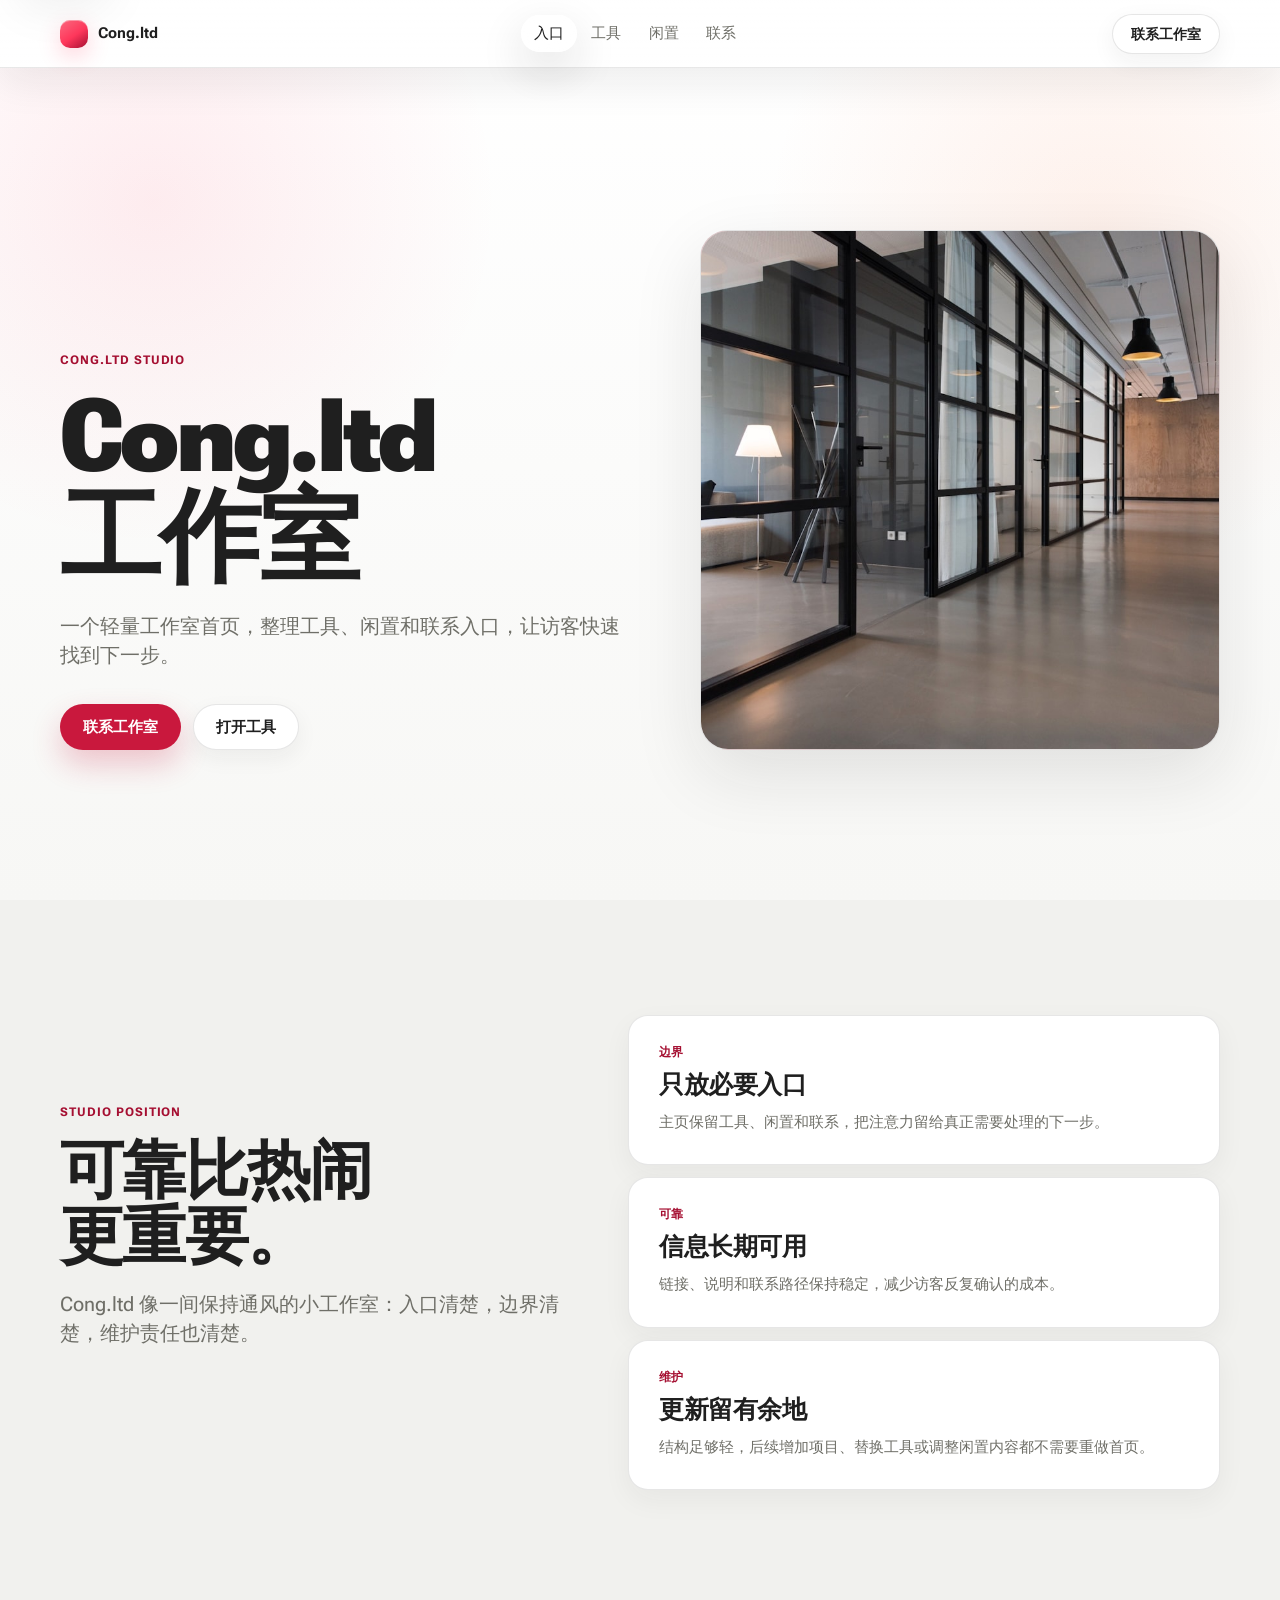
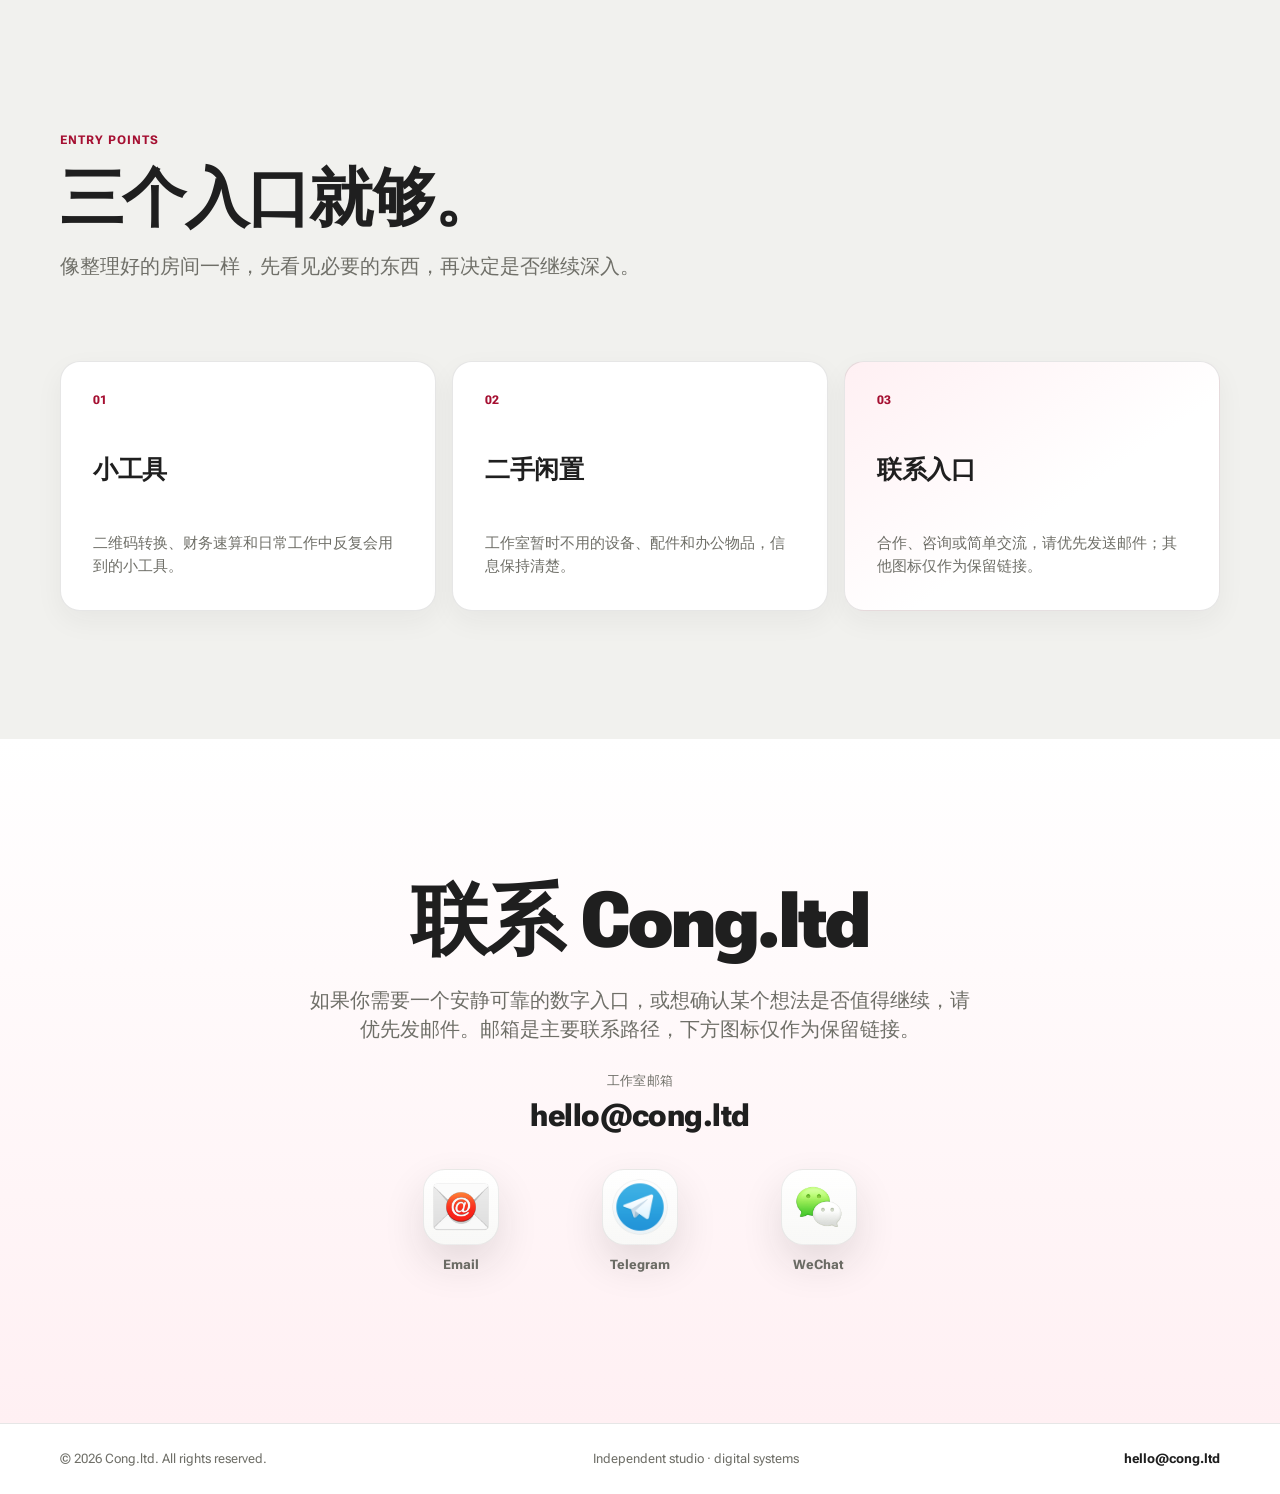
<file: index.html>
<!doctype html>
<html lang="zh-CN">
<head>
  <meta charset="utf-8" />
  <meta name="viewport" content="width=device-width, initial-scale=1" />
  <title>Cong.ltd｜工作室</title>
  <meta name="description" content="Cong.ltd 是一个克制的小型工作室，整理数字系统、长期工具和安静可靠的协作入口。" />
  <link rel="stylesheet" href="assets/css/style.css">
</head>
<body>
  <a class="skip-link" href="#main">跳到正文</a>
  <nav class="nav" aria-label="主导航">
    <div class="nav-inner">
      <a class="brand" href="#top" aria-label="Cong.ltd 首页"><span class="brand-mark" aria-hidden="true"></span><span>Cong.ltd</span></a>
      <div class="nav-links" aria-label="页面导航">
        <a href="#top" aria-current="page">入口</a>
        <a href="tools.html">工具</a>
        <a href="preowned.html">闲置</a>
        <a href="#contact">联系</a>
      </div>
      <a class="nav-cta" href="#contact">联系工作室</a>
      <button class="menu-btn" type="button" aria-label="打开菜单" aria-expanded="false">☰</button>
    </div>
  </nav>
  <div class="mobile-menu" aria-label="移动端菜单">
    <a href="#top">入口</a>
    <a href="tools.html">工具</a>
    <a href="preowned.html">闲置</a>
    <a href="#contact">联系</a>
  </div>

  <main id="main">
    <span class="anchor-target" id="top" aria-hidden="true"></span>
    <section class="hero studio-hero">
      <div class="wrap studio-hero-inner">
        <div class="studio-hero-copy">
          <p class="hero-kicker reveal">Cong.ltd studio</p>
          <h1 class="reveal">Cong.ltd 工作室</h1>
          <p class="hero-subtitle reveal">一个轻量工作室首页，整理工具、闲置和联系入口，让访客快速找到下一步。</p>
          <div class="hero-actions reveal">
            <a class="btn" href="#contact">联系工作室</a>
            <a class="btn secondary" href="tools.html">打开工具</a>
          </div>
        </div>
        <figure class="hero-photo reveal">
          <img src="assets/img/studio-hero.jpg" alt="明亮工作室中的桌面和电脑" width="1200" height="800" fetchpriority="high">
        </figure>
      </div>
    </section>

    <section class="section studio-statement" aria-labelledby="studio-statement-title">
      <div class="wrap split">
        <div class="section-head left reveal">
          <p class="eyebrow">Studio position</p>
          <h2 id="studio-statement-title">可靠比热闹更重要。</h2>
          <p class="lead">Cong.ltd 像一间保持通风的小工作室：入口清楚，边界清楚，维护责任也清楚。</p>
        </div>
        <div class="studio-proof reveal">
          <div>
            <span>边界</span>
            <strong>只放必要入口</strong>
            <p>主页保留工具、闲置和联系，把注意力留给真正需要处理的下一步。</p>
          </div>
          <div>
            <span>可靠</span>
            <strong>信息长期可用</strong>
            <p>链接、说明和联系路径保持稳定，减少访客反复确认的成本。</p>
          </div>
          <div>
            <span>维护</span>
            <strong>更新留有余地</strong>
            <p>结构足够轻，后续增加项目、替换工具或调整闲置内容都不需要重做首页。</p>
          </div>
        </div>
      </div>
    </section>

    <section class="section shelf-section" aria-labelledby="studio-entry-title">
      <div class="wrap">
        <div class="shelf-head">
          <div class="section-head left reveal">
            <p class="eyebrow dark-text">Entry points</p>
            <h2 id="studio-entry-title">三个入口就够。</h2>
            <p class="lead">像整理好的房间一样，先看见必要的东西，再决定是否继续深入。</p>
          </div>
        </div>
        <div class="studio-entry-grid">
          <a class="studio-entry-card reveal" href="tools.html">
            <span>01</span>
            <strong>小工具</strong>
            <p>二维码转换、财务速算和日常工作中反复会用到的小工具。</p>
          </a>
          <a class="studio-entry-card reveal" href="preowned.html">
            <span>02</span>
            <strong>二手闲置</strong>
            <p>工作室暂时不用的设备、配件和办公物品，信息保持清楚。</p>
          </a>
          <a class="studio-entry-card accent reveal" href="#contact">
            <span>03</span>
            <strong>联系入口</strong>
            <p>合作、咨询或简单交流，请优先发送邮件；其他图标仅作为保留链接。</p>
          </a>
        </div>
      </div>
    </section>

    <section class="contact" id="contact">
      <div class="wrap reveal">
        <h2>联系 Cong.ltd</h2>
        <p>如果你需要一个安静可靠的数字入口，或想确认某个想法是否值得继续，请优先发邮件。邮箱是主要联系路径，下方图标仅作为保留链接。</p>
        <div class="contact-detail" aria-label="联系邮箱">
          <span>工作室邮箱</span>
          <a href="mailto:hello@cong.ltd?subject=Cong.ltd%20%E8%81%94%E7%B3%BB">hello@cong.ltd</a>
        </div>
        <div class="contact-icons" aria-label="联系入口">
          <a class="contact-icon-link" aria-label="Email" href="mailto:hello@cong.ltd?subject=Cong.ltd%20%E8%81%94%E7%B3%BB">
            <span class="contact-icon-mark" aria-hidden="true">
              <span class="contact-icon-fallback">@</span>
              <img src="assets/icons/email.png" alt="" width="56" height="56" loading="lazy" decoding="async" onload="this.previousElementSibling.hidden=true" onerror="this.remove()">
            </span>
            <span class="contact-icon-text">Email</span>
          </a>
          <a class="contact-icon-link" aria-label="Telegram" href="https://t.me/JFNemo" target="_blank" rel="noopener noreferrer">
            <span class="contact-icon-mark" aria-hidden="true">
              <span class="contact-icon-fallback">T</span>
              <img src="assets/icons/telegram.png" alt="" width="56" height="56" loading="lazy" decoding="async" onload="this.previousElementSibling.hidden=true" onerror="this.remove()">
            </span>
            <span class="contact-icon-text">Telegram</span>
          </a>
          <a class="contact-icon-link" aria-label="WeChat" href="https://work.weixin.qq.com/ca/cawcdeea6aa4f7439a" target="_blank" rel="noopener noreferrer">
            <span class="contact-icon-mark" aria-hidden="true">
              <span class="contact-icon-fallback">W</span>
              <img src="assets/icons/wechat.png" alt="" width="56" height="56" loading="lazy" decoding="async" onload="this.previousElementSibling.hidden=true" onerror="this.remove()">
            </span>
            <span class="contact-icon-text">WeChat</span>
          </a>
        </div>
      </div>
    </section>
  </main>

  <footer class="footer">
    <div class="footer-inner">
      <span>© <span id="year"></span> Cong.ltd. All rights reserved.</span>
      <span>Independent studio · digital systems</span>
      <a class="footer-mail" href="mailto:hello@cong.ltd?subject=Cong.ltd%20%E8%81%94%E7%B3%BB">hello@cong.ltd</a>
    </div>
  </footer>

  <script src="assets/js/script.js" defer></script>
</body>
</html>
</file>
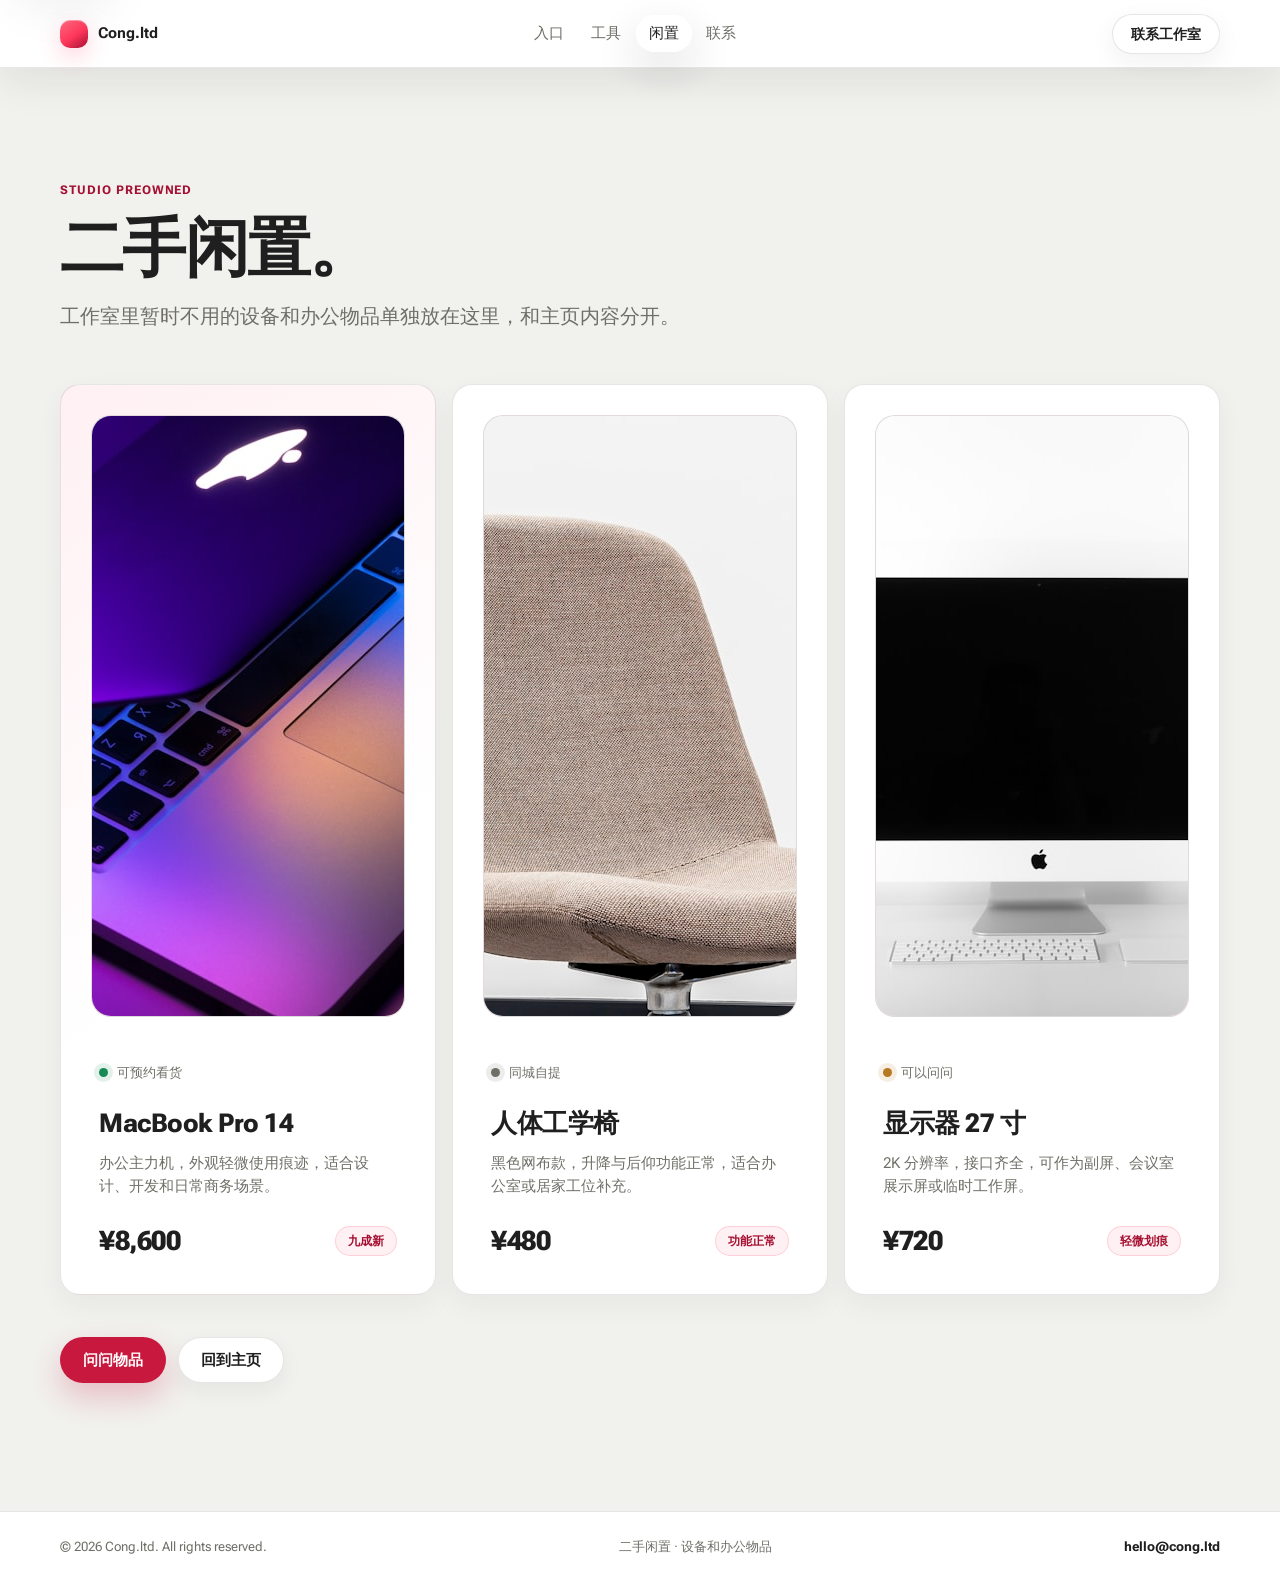
<file: preowned.html>
<!doctype html>
<html lang="zh-CN">
<head>
  <meta charset="utf-8" />
  <meta name="viewport" content="width=device-width, initial-scale=1" />
  <title>二手闲置｜Cong.ltd</title>
  <meta name="description" content="Cong.ltd 工作室的二手闲置页面：设备、办公物品和轻量联系入口。" />
  <link rel="stylesheet" href="assets/css/style.css">
</head>
<body>
  <a class="skip-link" href="#main">跳到正文</a>
  <nav class="nav" aria-label="主导航">
    <div class="nav-inner">
      <a class="brand" href="index.html#top" aria-label="Cong.ltd 首页"><span class="brand-mark" aria-hidden="true"></span><span>Cong.ltd</span></a>
      <div class="nav-links" aria-label="页面导航">
        <a href="index.html#top">入口</a>
        <a href="tools.html">工具</a>
        <a href="preowned.html" aria-current="page">闲置</a>
        <a href="index.html#contact">联系</a>
      </div>
      <a class="nav-cta" href="index.html#contact">联系工作室</a>
      <button class="menu-btn" type="button" aria-label="打开菜单" aria-expanded="false">☰</button>
    </div>
  </nav>
  <div class="mobile-menu" aria-label="移动端菜单">
    <a href="index.html#top">入口</a>
    <a href="tools.html">工具</a>
    <a href="preowned.html">闲置</a>
    <a href="index.html#contact">联系</a>
  </div>

  <main id="main">
    <section class="section shelf-section page-hero">
      <div class="wrap">
        <div class="section-head left reveal">
          <p class="eyebrow dark-text">Studio preowned</p>
          <h1>二手闲置。</h1>
          <p class="lead">工作室里暂时不用的设备和办公物品单独放在这里，和主页内容分开。</p>
        </div>
        <div class="product-grid compact">
          <article class="product-card feature reveal">
            <div class="product-media">
              <img src="assets/img/macbook-pro-14.jpg" alt="银色笔记本电脑放在桌面上" width="900" height="600" loading="lazy" decoding="async" style="display: block; width: 100%; aspect-ratio: 3 / 2; object-fit: cover;">
            </div>
            <div class="product-topline">
              <span class="status-dot available"></span>
              <span>可预约看货</span>
            </div>
            <div>
              <h3>MacBook Pro 14</h3>
              <p>办公主力机，外观轻微使用痕迹，适合设计、开发和日常商务场景。</p>
            </div>
            <div class="product-foot">
              <strong>¥8,600</strong>
              <span class="pill">九成新</span>
            </div>
          </article>
          <article class="product-card reveal">
            <div class="product-media">
              <img src="assets/img/ergonomic-chair.jpg" alt="黑色办公椅" width="900" height="600" loading="lazy" decoding="async" style="display: block; width: 100%; aspect-ratio: 3 / 2; object-fit: cover;">
            </div>
            <div class="product-topline">
              <span class="status-dot"></span>
              <span>同城自提</span>
            </div>
            <div>
              <h3>人体工学椅</h3>
              <p>黑色网布款，升降与后仰功能正常，适合办公室或居家工位补充。</p>
            </div>
            <div class="product-foot">
              <strong>¥480</strong>
              <span class="pill">功能正常</span>
            </div>
          </article>
          <article class="product-card reveal">
            <div class="product-media">
              <img src="assets/img/monitor-27.jpg" alt="桌面上的显示器" width="900" height="600" loading="lazy" decoding="async" style="display: block; width: 100%; aspect-ratio: 3 / 2; object-fit: cover;">
            </div>
            <div class="product-topline">
              <span class="status-dot reserved"></span>
              <span>可以问问</span>
            </div>
            <div>
              <h3>显示器 27 寸</h3>
              <p>2K 分辨率，接口齐全，可作为副屏、会议室展示屏或临时工作屏。</p>
            </div>
            <div class="product-foot">
              <strong>¥720</strong>
              <span class="pill">轻微划痕</span>
            </div>
          </article>
        </div>
        <div class="section-actions reveal preowned-actions">
          <a class="btn" href="mailto:hello@cong.ltd?subject=Cong.ltd%20%E9%97%B2%E7%BD%AE">问问物品</a>
          <a class="btn secondary" href="index.html#contact">回到主页</a>
        </div>
      </div>
    </section>
  </main>

  <footer class="footer">
    <div class="footer-inner">
      <span>© <span id="year"></span> Cong.ltd. All rights reserved.</span>
      <span>二手闲置 · 设备和办公物品</span>
      <a class="footer-mail" href="mailto:hello@cong.ltd?subject=Cong.ltd%20%E8%81%94%E7%B3%BB">hello@cong.ltd</a>
    </div>
  </footer>

  <script src="assets/js/script.js" defer></script>
</body>
</html>
</file>
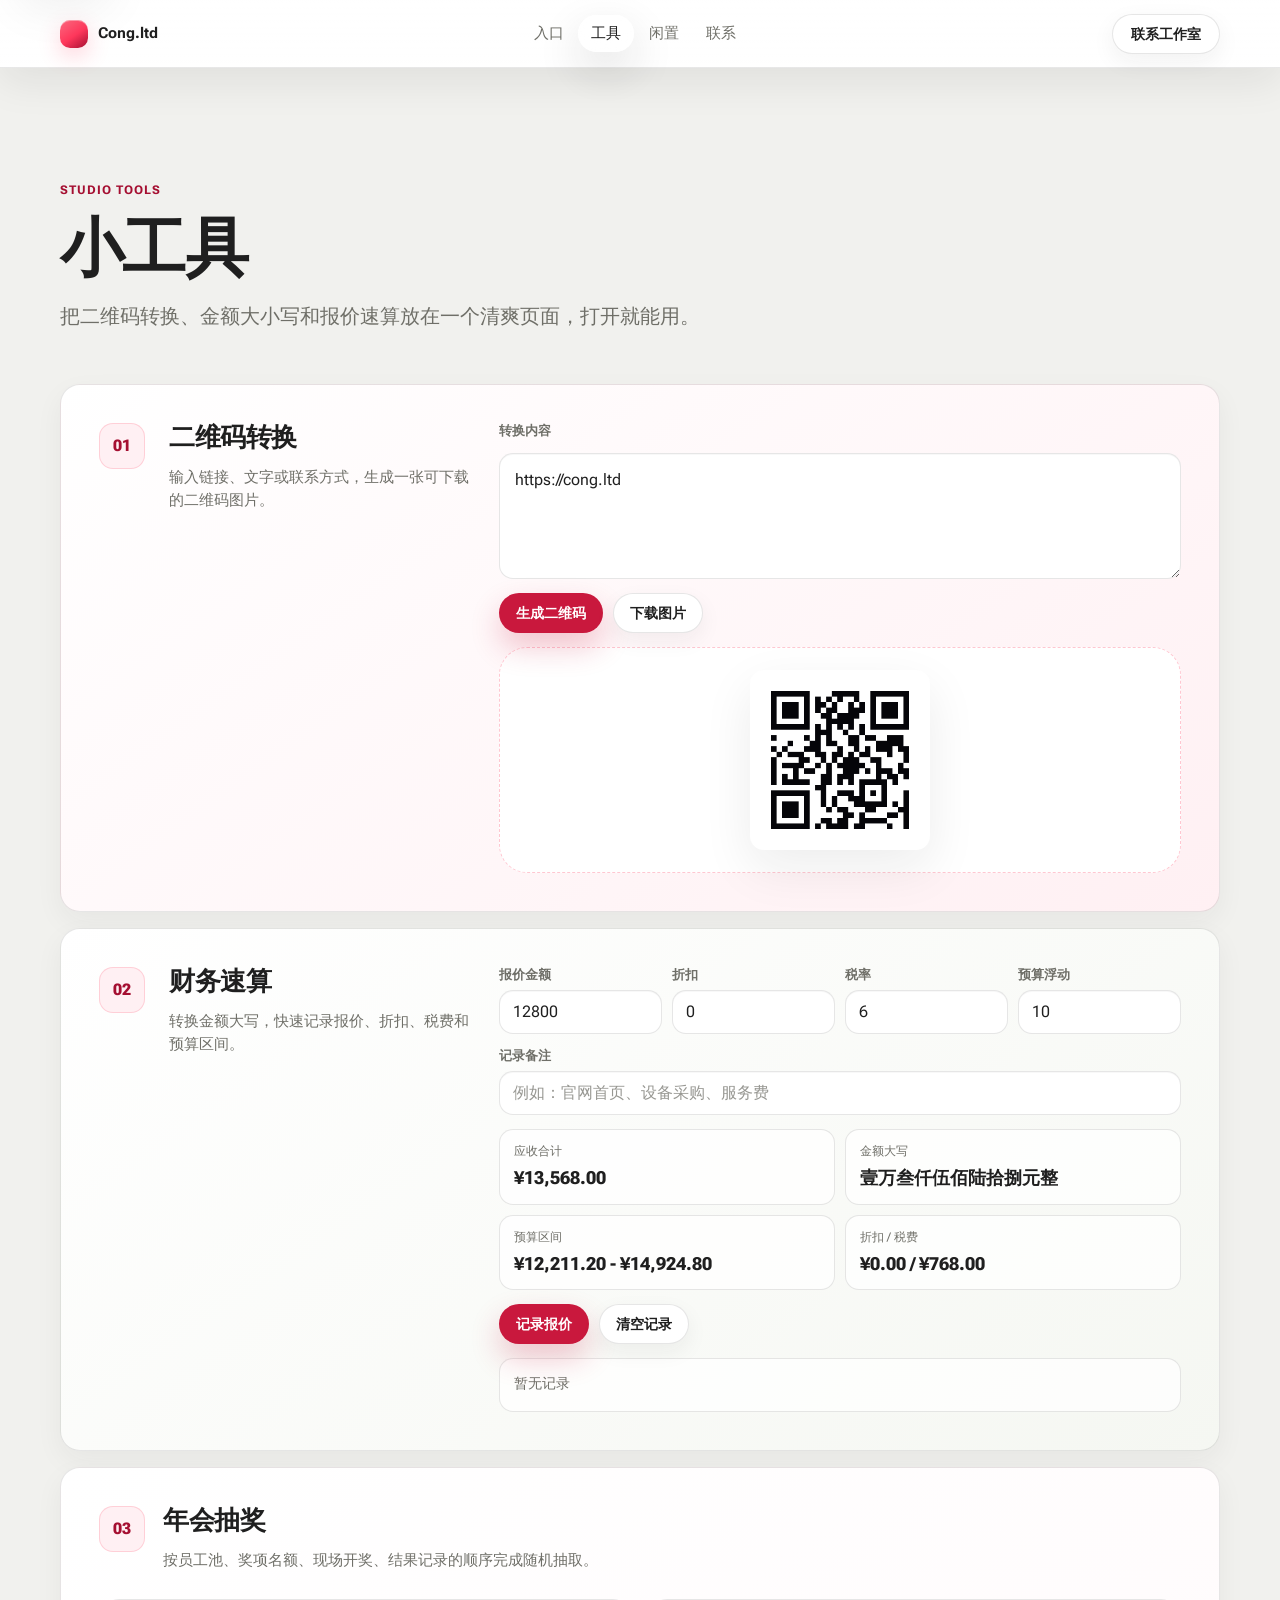
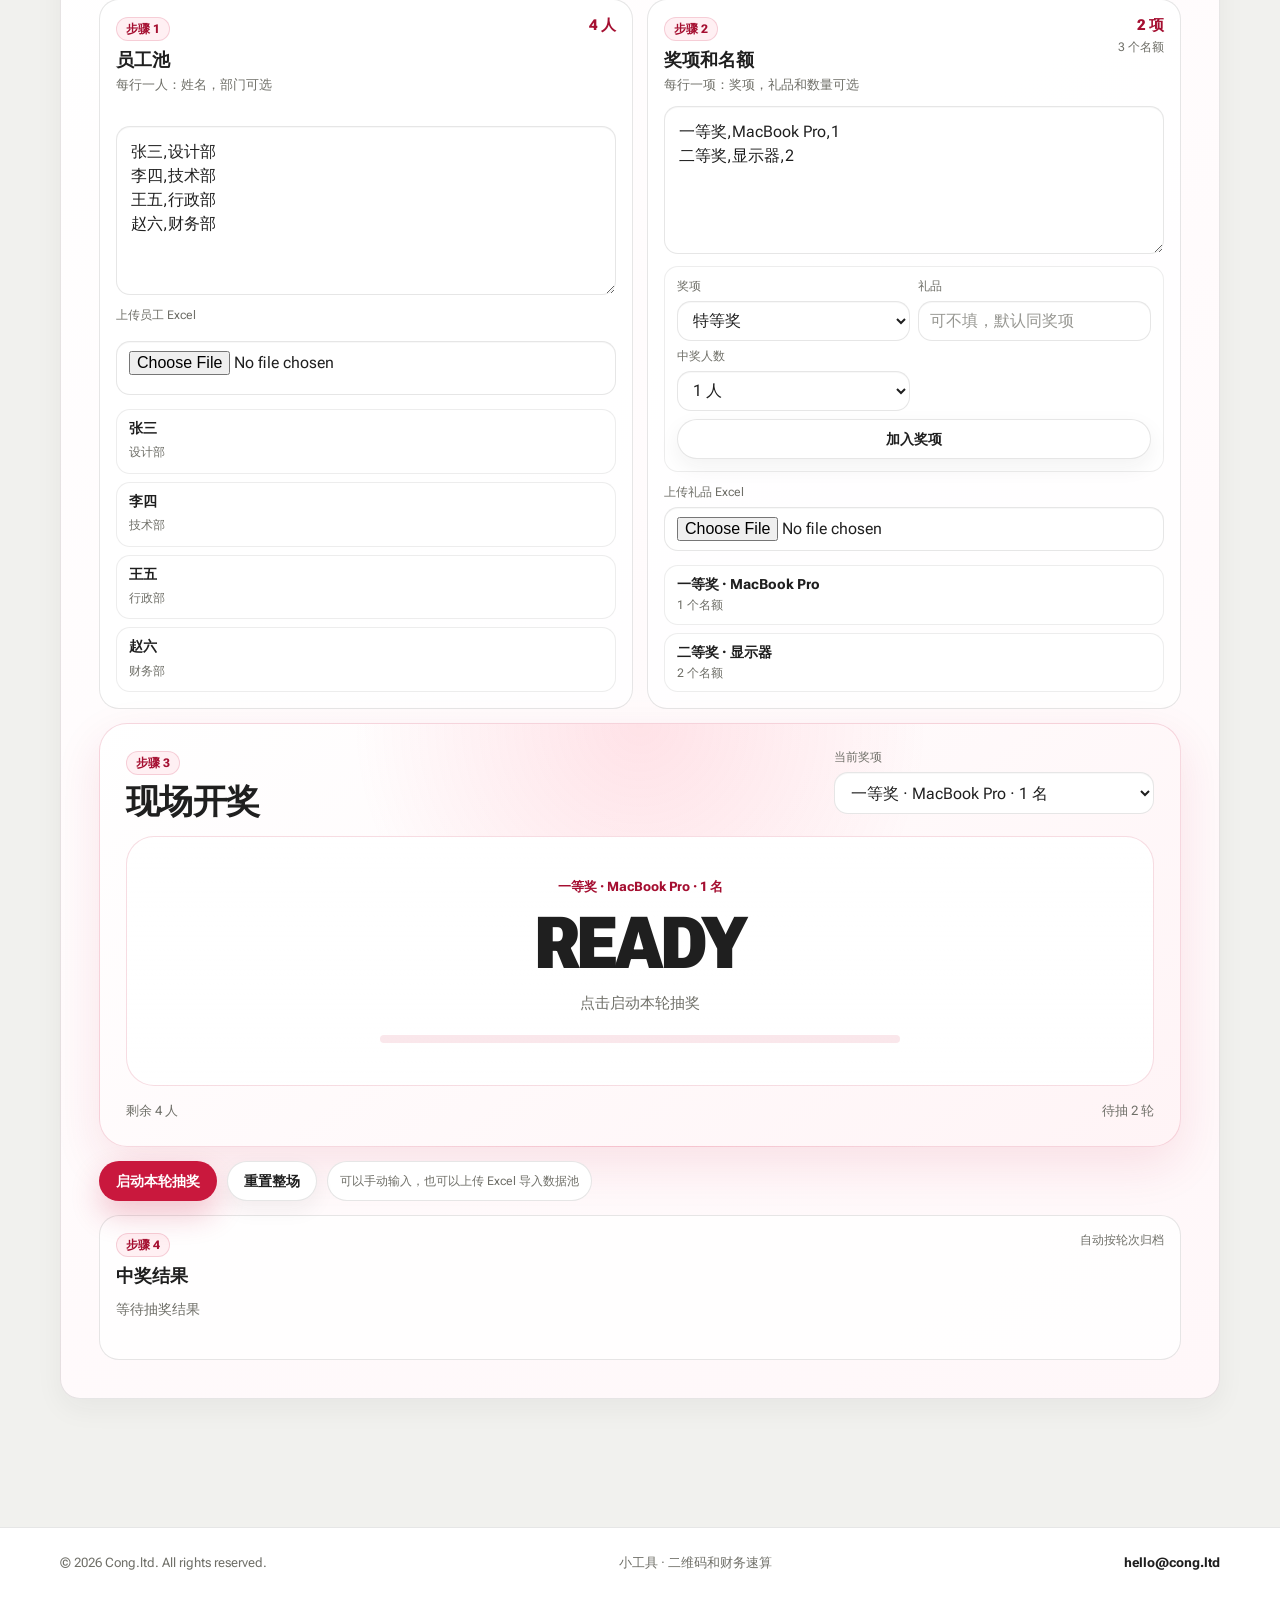
<file: tools.html>
<!doctype html>
<html lang="zh-CN">
<head>
  <meta charset="utf-8" />
  <meta name="viewport" content="width=device-width, initial-scale=1" />
  <title>小工具｜Cong.ltd</title>
  <meta name="description" content="Cong.ltd 工作室的小工具：二维码转换、财务速算、金额大小写转换和报价记录。" />
  <link rel="stylesheet" href="assets/css/style.css">
</head>
<body>
  <a class="skip-link" href="#main">跳到正文</a>
  <nav class="nav" aria-label="主导航">
    <div class="nav-inner">
      <a class="brand" href="index.html#top" aria-label="Cong.ltd 首页"><span class="brand-mark" aria-hidden="true"></span><span>Cong.ltd</span></a>
      <div class="nav-links" aria-label="页面导航">
        <a href="index.html#top">入口</a>
        <a href="tools.html" aria-current="page">工具</a>
        <a href="preowned.html">闲置</a>
        <a href="index.html#contact">联系</a>
      </div>
      <a class="nav-cta" href="index.html#contact">联系工作室</a>
      <button class="menu-btn" type="button" aria-label="打开菜单" aria-expanded="false">☰</button>
    </div>
  </nav>
  <div class="mobile-menu" aria-label="移动端菜单">
    <a href="index.html#top">入口</a>
    <a href="tools.html">工具</a>
    <a href="preowned.html">闲置</a>
    <a href="index.html#contact">联系</a>
  </div>

  <main id="main">
    <section class="section shelf-section page-hero tools-page">
      <div class="wrap">
        <div class="section-head left reveal">
          <p class="eyebrow dark-text">Studio tools</p>
          <h1>小工具</h1>
          <p class="lead">把二维码转换、金额大小写和报价速算放在一个清爽页面，打开就能用。</p>
        </div>
        <div class="tool-grid compact">
          <article class="tool-card qr-tool reveal">
            <div class="tool-index">01</div>
            <div>
              <h3>二维码转换</h3>
              <p>输入链接、文字或联系方式，生成一张可下载的二维码图片。</p>
            </div>
            <div class="qr-app" aria-label="二维码转换工具">
              <label class="qr-label" for="qr-input">转换内容</label>
              <textarea id="qr-input" rows="4" placeholder="粘贴链接、文字、邮箱或其他内容"></textarea>
              <div class="qr-actions">
                <button class="btn" type="button" id="qr-generate">生成二维码</button>
                <a class="btn secondary disabled" id="qr-download" href="#" download="cong-qrcode.png" aria-disabled="true">下载图片</a>
              </div>
              <div class="qr-output" id="qr-output" aria-live="polite">
                <span>等待输入内容</span>
              </div>
            </div>
          </article>
          <article class="tool-card finance-tool reveal">
            <div class="tool-index">02</div>
            <div>
              <h3>财务速算</h3>
              <p>转换金额大写，快速记录报价、折扣、税费和预算区间。</p>
            </div>
            <div class="finance-app" aria-label="财务速算工具">
              <div class="finance-fields">
                <label><span>报价金额</span><input id="finance-base" type="number" min="0" step="0.01" value="12800" inputmode="decimal"></label>
                <label><span>折扣</span><input id="finance-discount" type="number" min="0" max="100" step="0.1" value="0" inputmode="decimal"></label>
                <label><span>税率</span><input id="finance-tax" type="number" min="0" max="100" step="0.1" value="6" inputmode="decimal"></label>
                <label><span>预算浮动</span><input id="finance-range" type="number" min="0" max="100" step="0.1" value="10" inputmode="decimal"></label>
              </div>
              <label class="finance-note"><span>记录备注</span><input id="finance-note" type="text" maxlength="28" placeholder="例如：官网首页、设备采购、服务费"></label>
              <div class="finance-result" aria-live="polite">
                <div><span>应收合计</span><strong id="finance-total">¥0.00</strong></div>
                <div><span>金额大写</span><strong id="finance-uppercase">零元整</strong></div>
                <div><span>预算区间</span><strong id="finance-budget">¥0.00 - ¥0.00</strong></div>
                <div><span>折扣 / 税费</span><strong id="finance-detail">¥0.00 / ¥0.00</strong></div>
              </div>
              <div class="finance-actions">
                <button class="btn" type="button" id="finance-save">记录报价</button>
                <button class="btn secondary" type="button" id="finance-clear">清空记录</button>
              </div>
              <div class="finance-records" id="finance-records" aria-label="报价记录"></div>
            </div>
          </article>
          <article class="tool-card lottery-tool reveal">
            <div class="lottery-card-head">
              <div class="tool-index">03</div>
              <div>
                <h3>年会抽奖</h3>
                <p>按员工池、奖项名额、现场开奖、结果记录的顺序完成随机抽取。</p>
              </div>
            </div>
            <div class="lottery-app" aria-label="年会抽奖工具">
              <div class="lottery-panels">
                <section class="lottery-panel lottery-step" aria-labelledby="lottery-employee-title">
                  <div class="lottery-panel-head">
                    <div>
                      <span class="lottery-step-number">步骤 1</span>
                      <h4 id="lottery-employee-title">员工池</h4>
                      <p>每行一人：姓名，部门可选</p>
                    </div>
                    <strong id="lottery-employee-count">0 人</strong>
                  </div>
                  <textarea id="lottery-employees" rows="5" placeholder="张三&#10;李四,技术部"></textarea>
                  <label class="lottery-file"><span>上传员工 Excel</span><input id="lottery-employee-file" type="file" accept=".xlsx,.xls"></label>
                  <div class="lottery-preview" id="lottery-employee-preview" aria-label="员工池预览"></div>
                </section>
                <section class="lottery-panel lottery-step" aria-labelledby="lottery-prize-title">
                  <div class="lottery-panel-head">
                    <div>
                      <span class="lottery-step-number">步骤 2</span>
                      <h4 id="lottery-prize-title">奖项和名额</h4>
                      <p>每行一项：奖项，礼品和数量可选</p>
                    </div>
                    <div class="lottery-stat-stack">
                      <strong id="lottery-prize-count">0 项</strong>
                      <span id="lottery-prize-total">0 个名额</span>
                    </div>
                  </div>
                  <textarea id="lottery-prizes" rows="5" placeholder="一等奖&#10;二等奖,2&#10;三等奖,按摩椅"></textarea>
                  <div class="lottery-builder" aria-label="快速添加奖项">
                    <label><span>奖项</span><select id="lottery-builder-level">
                      <option value="特等奖">特等奖</option>
                      <option value="一等奖">一等奖</option>
                      <option value="二等奖">二等奖</option>
                      <option value="三等奖">三等奖</option>
                      <option value="幸运奖">幸运奖</option>
                    </select></label>
                    <label><span>礼品</span><input id="lottery-builder-gift" type="text" maxlength="24" placeholder="可不填，默认同奖项"></label>
                    <label><span>中奖人数</span><select id="lottery-builder-quantity"></select></label>
                    <button class="btn secondary" type="button" id="lottery-builder-add">加入奖项</button>
                  </div>
                  <label class="lottery-file"><span>上传礼品 Excel</span><input id="lottery-prize-file" type="file" accept=".xlsx,.xls"></label>
                  <div class="lottery-preview" id="lottery-prize-preview" aria-label="礼品池预览"></div>
                </section>
              </div>
              <section class="lottery-stage lottery-step" aria-labelledby="lottery-stage-title">
                <div class="lottery-stage-top">
                  <div>
                    <span class="lottery-step-number">步骤 3</span>
                    <h4 id="lottery-stage-title">现场开奖</h4>
                  </div>
                  <label class="lottery-round-picker"><span>当前奖项</span><select id="lottery-prize-select"></select></label>
                </div>
                <div class="lottery-drum" aria-live="polite">
                  <span id="lottery-stage-prize">等待奖项</span>
                  <strong id="lottery-stage-name">READY</strong>
                  <em id="lottery-stage-dept">导入数据后开始</em>
                  <div class="lottery-progress" aria-hidden="true"><i id="lottery-progress-bar"></i></div>
                </div>
                <div class="lottery-stage-meta">
                  <span id="lottery-remaining-count">剩余 0 人</span>
                  <span id="lottery-round-count">待抽 0 轮</span>
                </div>
              </section>
              <div class="lottery-actions">
                <button class="btn" type="button" id="lottery-draw">启动本轮抽奖</button>
                <button class="btn secondary" type="button" id="lottery-reset">重置整场</button>
                <span class="lottery-status" id="lottery-status" data-tone="neutral" aria-live="polite"></span>
              </div>
              <section class="lottery-results lottery-step" aria-labelledby="lottery-results-title">
                <div class="lottery-results-head">
                  <div>
                    <span class="lottery-step-number">步骤 4</span>
                    <h4 id="lottery-results-title">中奖结果</h4>
                  </div>
                  <span>自动按轮次归档</span>
                </div>
                <div class="lottery-results-list" id="lottery-results" aria-live="polite" aria-label="抽奖结果"></div>
              </section>
            </div>
          </article>
        </div>
      </div>
    </section>
  </main>

  <footer class="footer">
    <div class="footer-inner">
      <span>© <span id="year"></span> Cong.ltd. All rights reserved.</span>
      <span>小工具 · 二维码和财务速算</span>
      <a class="footer-mail" href="mailto:hello@cong.ltd?subject=Cong.ltd%20%E8%81%94%E7%B3%BB">hello@cong.ltd</a>
    </div>
  </footer>

  <script src="assets/vendor/qrcode.min.js"></script>
  <script src="assets/vendor/xlsx.full.min.js"></script>
  <script src="assets/js/annual-lottery.js" defer></script>
  <script src="assets/js/script.js" defer></script>
</body>
</html>
</file>
<file: assets/css/style.css>
@import url("https://fonts.googleapis.com/css2?family=Roboto+Flex:opsz,wght@8..144,400..800&display=swap");

:root {
  color-scheme: light;
  --bg: #f7f7f5;
  --surface: #ffffff;
  --surface-soft: #f1f1ee;
  --ink: #1f1f1f;
  --muted: #6f6f68;
  --line: rgba(31, 31, 31, .11);
  --accent: #ff385c;
  --accent-primary: #c9183d;
  --accent-dark: #a50f31;
  --accent-soft: #fff0f3;
  --glass-surface: rgba(255, 255, 255, .58);
  --glass-accent: rgba(255, 240, 243, .68);
  --glass-border: rgba(255, 255, 255, .76);
  --glass-shadow: 0 18px 46px rgba(31, 31, 31, .14), inset 0 1px 0 rgba(255, 255, 255, .72);
  --success: #178a57;
  --warning: #b7791f;
  --shadow-soft: 0 18px 50px rgba(31, 31, 31, .08);
  --shadow-card: 0 24px 70px rgba(31, 31, 31, .11);
  --radius-sm: 14px;
  --radius-md: 20px;
  --radius-lg: 28px;
  --radius-pill: 999px;
  --max: 1160px;
  --nav-h: 68px;
  --font-latin: "Roboto Flex", "SF Pro Display", "Segoe UI", system-ui, sans-serif;
  --font-system: var(--font-latin), -apple-system, BlinkMacSystemFont, "SF Pro Text", "PingFang SC", "Hiragino Sans GB", "Microsoft YaHei", sans-serif;
  --tracking-tight: -0.018em;
  --tracking-title: -0.026em;
  --tracking-body: 0;
  --tracking-label: .08em;
  --text-caption: clamp(12px, .78vw, 13px);
  --text-nav: clamp(15px, 1.05vw, 16px);
  --text-small: clamp(14px, .9vw, 15px);
  --text-body: clamp(16px, 1vw, 17px);
  --text-lead: clamp(18px, 1.55vw, 22px);
  --text-card-title: clamp(22px, 2vw, 28px);
  --text-section-title: clamp(38px, 5vw, 66px);
  --text-hero: clamp(52px, 8vw, 108px);
  font-family: var(--font-system);
}

* { box-sizing: border-box; }

html {
  scroll-behavior: smooth;
  background: var(--bg);
}

body {
  margin: 0;
  padding-top: var(--nav-h);
  min-width: 320px;
  background:
    linear-gradient(180deg, rgba(255, 255, 255, .92) 0%, rgba(247, 247, 245, .96) 42%, var(--bg) 100%);
  color: var(--ink);
  font-family: var(--font-system);
  font-size: var(--text-body);
  line-height: 1.5;
  letter-spacing: var(--tracking-body);
  -webkit-font-smoothing: antialiased;
  text-rendering: optimizeLegibility;
}

a {
  color: inherit;
  text-decoration: none;
}

button,
input,
textarea,
select {
  font: inherit;
}

button,
a,
input,
textarea,
select {
  -webkit-tap-highlight-color: transparent;
}

img,
canvas {
  max-width: 100%;
}

main {
  overflow-x: clip;
}

::selection {
  background: rgba(255, 56, 92, .18);
  color: var(--ink);
}

:focus-visible {
  outline: 3px solid rgba(255, 56, 92, .44);
  outline-offset: 3px;
}

.skip-link {
  position: absolute;
  left: 16px;
  top: -56px;
  z-index: 30;
  display: inline-flex;
  align-items: center;
  min-height: 42px;
  padding: 0 16px;
  border-radius: var(--radius-pill);
  background: var(--ink);
  color: var(--surface);
  box-shadow: var(--shadow-soft);
  transition: top .2s ease;
}

.skip-link:focus {
  top: 14px;
}

.nav {
  position: fixed;
  top: 0;
  left: 0;
  right: 0;
  z-index: 20;
  height: var(--nav-h);
  color: var(--ink);
  background:
    linear-gradient(180deg, rgba(255, 255, 255, .9), rgba(255, 255, 255, .68));
  border-bottom: 1px solid rgba(31, 31, 31, .1);
  box-shadow: 0 14px 40px rgba(31, 31, 31, .08);
  backdrop-filter: blur(24px) saturate(170%);
  -webkit-backdrop-filter: blur(24px) saturate(170%);
}

.nav-inner {
  width: min(var(--max), calc(100% - 40px));
  height: 100%;
  margin: 0 auto;
  display: flex;
  align-items: center;
  justify-content: space-between;
  gap: 22px;
}

.brand {
  display: inline-flex;
  align-items: center;
  gap: 10px;
  min-width: max-content;
  font-size: 15px;
  line-height: 1;
  font-weight: 700;
  letter-spacing: var(--tracking-body);
}

.brand-mark {
  width: 28px;
  height: 28px;
  border-radius: 10px;
  background:
    linear-gradient(145deg, #ff6b81 0%, var(--accent) 54%, var(--accent-dark) 100%);
  box-shadow:
    inset 0 1px 0 rgba(255, 255, 255, .38),
    0 8px 22px rgba(255, 56, 92, .22);
}

.nav-links {
  display: flex;
  align-items: center;
  justify-content: center;
  gap: clamp(18px, 2vw, 28px);
  min-width: 0;
  flex: 1 1 auto;
  white-space: nowrap;
  font-size: var(--text-nav);
  line-height: 1;
  color: var(--muted);
}

.nav-links a {
  position: relative;
  margin: 0 -12px;
  padding: 10px 12px;
  border: 1px solid transparent;
  border-radius: var(--radius-pill);
  transition: color .18s ease, background .18s ease, border-color .18s ease, box-shadow .18s ease, transform .18s ease;
}

.nav-links a::after {
  content: "";
  position: absolute;
  left: 0;
  right: 0;
  bottom: 3px;
  height: 2px;
  border-radius: var(--radius-pill);
  background: var(--accent);
  transform: scaleX(0);
  transform-origin: center;
  transition: transform .18s ease;
}

.nav-links a:hover,
.nav-links a:focus-visible,
.nav-links a[aria-current="page"] {
  color: var(--ink);
}

.nav-links a:hover,
.nav-links a:focus-visible,
.nav-links a[aria-current="page"] {
  background: var(--glass-surface);
  border-color: var(--glass-border);
  box-shadow: var(--glass-shadow);
  backdrop-filter: blur(18px) saturate(180%);
  -webkit-backdrop-filter: blur(18px) saturate(180%);
}

.nav-links a:hover::after,
.nav-links a:focus-visible::after,
.nav-links a[aria-current="page"]::after {
  transform: scaleX(0);
}

.nav-cta {
  display: inline-flex;
  align-items: center;
  justify-content: center;
  min-height: 40px;
  padding: 0 18px;
  border: 1px solid var(--line);
  border-radius: var(--radius-pill);
  background: var(--surface);
  color: var(--ink);
  font-size: var(--text-small);
  line-height: 1;
  font-weight: 700;
  white-space: nowrap;
  box-shadow: 0 8px 24px rgba(31, 31, 31, .06);
  transition: transform .18s ease, border-color .18s ease, box-shadow .18s ease;
}

.nav-cta:hover {
  border-color: rgba(31, 31, 31, .2);
  box-shadow: var(--shadow-soft);
  transform: translateY(-1px);
}

.nav-cta:active {
  transform: translateY(0);
}

.menu-btn {
  display: none;
  align-items: center;
  justify-content: center;
  width: 42px;
  height: 42px;
  border: 1px solid var(--line);
  border-radius: var(--radius-pill);
  background: var(--surface);
  color: var(--ink);
  cursor: pointer;
  box-shadow: 0 8px 22px rgba(31, 31, 31, .06);
}

.mobile-menu {
  display: none;
}

.wrap {
  width: min(var(--max), calc(100% - 40px));
  margin: 0 auto;
}

.anchor-target {
  position: relative;
  top: calc(var(--nav-h) * -1);
  display: block;
  width: 0;
  height: 0;
  overflow: hidden;
}

.hero,
.studio-hero {
  position: relative;
  isolation: isolate;
  display: grid;
  align-items: center;
  min-height: calc(100dvh - var(--nav-h));
  padding: clamp(70px, 8vw, 116px) 0 clamp(56px, 7vw, 94px);
  background:
    linear-gradient(180deg, rgba(255, 255, 255, .96), rgba(247, 247, 245, .92)),
    var(--bg);
  color: var(--ink);
}

.hero::before,
.studio-hero::before {
  content: "";
  position: absolute;
  inset: 0;
  z-index: -1;
  pointer-events: none;
  background:
    radial-gradient(circle at 12% 16%, rgba(255, 56, 92, .09), transparent 26%),
    radial-gradient(circle at 86% 20%, rgba(255, 160, 122, .14), transparent 26%);
}

.studio-hero-inner {
  display: grid;
  grid-template-columns: minmax(0, 1.04fr) minmax(320px, .96fr);
  gap: clamp(34px, 6vw, 88px);
  align-items: end;
}

.studio-hero-copy {
  max-width: 780px;
}

.hero-kicker,
.eyebrow {
  margin: 0 0 18px;
  color: var(--accent-dark);
  font-size: var(--text-caption);
  line-height: 1.25;
  font-weight: 800;
  letter-spacing: var(--tracking-label);
  text-transform: uppercase;
}

.hero h1,
.studio-hero h1 {
  max-width: 980px;
  margin: 0;
  color: var(--ink);
  font-size: var(--text-hero);
  line-height: .98;
  letter-spacing: var(--tracking-title);
  font-weight: 780;
  text-wrap: balance;
}

.hero-subtitle {
  max-width: 700px;
  margin: 26px 0 0;
  color: var(--muted);
  font-size: var(--text-lead);
  line-height: 1.45;
  font-weight: 450;
  text-wrap: pretty;
}

.hero-actions,
.section-actions {
  display: flex;
  align-items: center;
  flex-wrap: wrap;
  gap: 12px;
  margin-top: 34px;
}

.hero-photo {
  margin: 0;
  height: clamp(300px, 42vw, 520px);
  border: 1px solid var(--line);
  border-radius: var(--radius-lg);
  background:
    linear-gradient(135deg, rgba(255, 56, 92, .12), rgba(255, 255, 255, .82) 42%),
    var(--surface-soft);
  box-shadow: var(--shadow-card);
  overflow: hidden;
}

.hero-photo img {
  width: 100%;
  height: 100%;
  object-fit: cover;
  display: block;
}

.btn {
  position: relative;
  overflow: hidden;
  display: inline-flex;
  align-items: center;
  justify-content: center;
  min-height: 46px;
  padding: 0 22px;
  border: 1px solid transparent;
  border-radius: var(--radius-pill);
  background: var(--accent-primary);
  color: #ffffff;
  font-size: 15px;
  line-height: 1;
  font-weight: 800;
  letter-spacing: var(--tracking-body);
  white-space: nowrap;
  cursor: pointer;
  box-shadow: 0 14px 30px rgba(201, 24, 61, .24);
  transition: transform .18s ease, color .18s ease, background .18s ease, border-color .18s ease, box-shadow .18s ease;
}

.btn:hover {
  background: var(--accent-dark);
  box-shadow: 0 18px 42px rgba(201, 24, 61, .28);
  transform: translateY(-1px);
}

.btn:active {
  transform: translateY(1px);
  background: var(--glass-accent);
  color: var(--ink);
  border-color: var(--glass-border);
  box-shadow: var(--glass-shadow);
  backdrop-filter: blur(18px) saturate(180%);
  -webkit-backdrop-filter: blur(18px) saturate(180%);
}

.btn.secondary,
.btn.dark,
.btn.ghost {
  background: var(--surface);
  color: var(--ink);
  border-color: var(--line);
  box-shadow: 0 8px 22px rgba(31, 31, 31, .06);
}

.btn.secondary:hover,
.btn.dark:hover,
.btn.ghost:hover {
  background: var(--surface-soft);
  color: var(--ink);
  border-color: rgba(31, 31, 31, .2);
  box-shadow: var(--shadow-soft);
}

.btn.disabled,
.qr-actions .disabled {
  opacity: .5;
  pointer-events: none;
}

.glass-press {
  background: var(--glass-surface);
  border-color: var(--glass-border);
  box-shadow: var(--glass-shadow);
  backdrop-filter: blur(18px) saturate(180%);
  -webkit-backdrop-filter: blur(18px) saturate(180%);
  transform: translateY(-1px) scale(.992);
}

.btn.glass-press,
.nav-cta.glass-press,
.menu-btn.glass-press {
  background: var(--glass-accent);
  color: var(--ink);
  border-color: var(--glass-border);
  box-shadow: var(--glass-shadow);
}

.tool-card.glass-press,
.product-card.glass-press,
.card.glass-press,
.case-card.glass-press,
.studio-entry-card.glass-press {
  background:
    linear-gradient(145deg, rgba(255, 255, 255, .74), rgba(255, 240, 243, .56));
}

.studio-signal {
  overflow: hidden;
  border: 1px solid var(--line);
  border-radius: var(--radius-lg);
  background: rgba(255, 255, 255, .86);
  box-shadow: var(--shadow-card);
  backdrop-filter: blur(12px);
  -webkit-backdrop-filter: blur(12px);
}

.signal-line {
  display: grid;
  grid-template-columns: 48px minmax(120px, .82fr) minmax(0, 1fr);
  gap: 18px;
  align-items: baseline;
  padding: clamp(20px, 2.7vw, 30px);
  border-bottom: 1px solid var(--line);
}

.signal-line:last-child {
  border-bottom: 0;
}

.signal-line span,
.studio-proof span,
.studio-entry-card span {
  color: var(--accent-dark);
  font-size: 12px;
  line-height: 1;
  font-weight: 800;
  font-variant-numeric: tabular-nums;
}

.signal-line strong,
.studio-proof strong,
.studio-entry-card strong {
  display: block;
  color: var(--ink);
  font-size: clamp(19px, 2vw, 25px);
  line-height: 1.16;
  letter-spacing: var(--tracking-tight);
  font-weight: 760;
}

.signal-line p,
.studio-proof p,
.studio-entry-card p {
  margin: 0;
  color: var(--muted);
  font-size: 15px;
  line-height: 1.55;
  text-wrap: pretty;
}

.section {
  position: relative;
  padding: clamp(72px, 9vw, 116px) 0 clamp(78px, 10vw, 128px);
  background: var(--bg);
  color: var(--ink);
}

.section.white {
  background: var(--surface);
}

.section.soft,
.section.dark,
.shelf-section,
.studio-statement {
  background: var(--surface-soft);
  color: var(--ink);
}

.section-head {
  max-width: 780px;
  margin: 0 auto 52px;
  text-align: center;
}

.section-head.left {
  margin-left: 0;
  margin-right: 0;
  text-align: left;
}

.section h2,
.page-hero h1 {
  margin: 0;
  color: var(--ink);
  font-size: var(--text-section-title);
  line-height: 1.04;
  letter-spacing: var(--tracking-title);
  font-weight: 780;
  text-wrap: balance;
}

.lead,
.section p.lead {
  margin: 20px 0 0;
  color: var(--muted);
  font-size: var(--text-lead);
  line-height: 1.45;
  font-weight: 450;
  text-wrap: pretty;
}

.dark-text {
  color: var(--accent-dark);
}

.split {
  display: grid;
  grid-template-columns: .92fr 1.08fr;
  gap: clamp(30px, 5vw, 64px);
  align-items: center;
}

.studio-proof {
  display: grid;
  gap: 12px;
}

.studio-proof div,
.studio-entry-card,
.card,
.case-card,
.product-card,
.tool-card,
.feature-row,
.step {
  border: 1px solid var(--line);
  border-radius: var(--radius-md);
  background: var(--surface);
  box-shadow: 0 10px 28px rgba(31, 31, 31, .05);
}

.studio-proof div {
  display: grid;
  gap: 12px;
  padding: clamp(22px, 3vw, 30px);
}

.shelf-head {
  display: grid;
  grid-template-columns: minmax(0, 1fr) minmax(220px, 300px);
  gap: clamp(24px, 4vw, 56px);
  align-items: end;
  margin-bottom: 28px;
}

.shelf-head .lead {
  max-width: 660px;
}

.studio-entry-grid {
  display: grid;
  grid-template-columns: repeat(3, minmax(0, 1fr));
  gap: 16px;
}

.studio-entry-card {
  min-height: 250px;
  display: flex;
  flex-direction: column;
  justify-content: space-between;
  gap: 28px;
  padding: clamp(24px, 3vw, 32px);
  transition: transform .18s ease, border-color .18s ease, box-shadow .18s ease, background .18s ease;
}

.studio-entry-card:hover,
.product-card:hover,
.tool-card:hover,
.card:hover {
  transform: translateY(-3px);
  border-color: rgba(255, 56, 92, .25);
  box-shadow: var(--shadow-card);
}

.studio-entry-card.accent,
.tool-card.accent,
.product-card.feature {
  background:
    linear-gradient(145deg, var(--accent-soft), var(--surface) 58%);
}

.grid-3 {
  display: grid;
  grid-template-columns: repeat(3, 1fr);
  gap: 16px;
}

.card {
  min-height: 290px;
  display: flex;
  flex-direction: column;
  justify-content: space-between;
  gap: 26px;
  padding: clamp(26px, 3.2vw, 38px);
  transition: transform .18s ease, border-color .18s ease, box-shadow .18s ease;
}

.icon,
.tool-index {
  width: 46px;
  height: 46px;
  display: grid;
  place-items: center;
  border: 1px solid rgba(255, 56, 92, .18);
  border-radius: var(--radius-sm);
  background: var(--accent-soft);
  color: var(--accent-dark);
  font-size: 16px;
  line-height: 1;
  font-weight: 800;
}

.card h3,
.tool-card h3,
.product-card h3,
.case-card h3 {
  margin: 0;
  color: var(--ink);
  font-size: var(--text-card-title);
  line-height: 1.14;
  letter-spacing: var(--tracking-tight);
  font-weight: 760;
  text-wrap: balance;
}

.card p,
.tool-card p,
.product-card p,
.case-card p,
.dash-text,
.feature-row span {
  margin: 14px 0 0;
  color: var(--muted);
  font-size: 15px;
  line-height: 1.55;
  text-wrap: pretty;
}

.link {
  width: max-content;
  color: var(--accent-dark);
  font-size: 15px;
  line-height: 1.35;
  font-weight: 800;
}

.link::after {
  content: " >";
}

.link:hover {
  text-decoration: underline;
}

.page-hero {
  min-height: auto;
  padding-top: clamp(70px, 9vw, 118px);
}

.tools-page {
  background: var(--surface-soft);
  color: var(--ink);
}

.preowned-actions {
  justify-content: flex-start;
  margin-top: clamp(24px, 4vw, 42px);
}

.product-grid,
.tool-grid {
  display: grid;
  grid-template-columns: repeat(3, minmax(0, 1fr));
  gap: 16px;
}

.tool-grid {
  grid-template-columns: repeat(2, minmax(0, 1fr));
}

.product-card,
.tool-card {
  min-height: 318px;
  display: flex;
  flex-direction: column;
  justify-content: space-between;
  gap: 28px;
  padding: clamp(26px, 3.2vw, 38px);
  transition: transform .18s ease, border-color .18s ease, box-shadow .18s ease;
}

.product-media {
  display: grid;
  place-items: center;
  min-height: 190px;
  margin: -8px -8px 20px;
  border-radius: var(--radius-md);
  background:
    linear-gradient(145deg, var(--surface-soft), var(--accent-soft));
  border: 1px solid var(--line);
  overflow: hidden;
}

.product-topline {
  display: inline-flex;
  align-items: center;
  gap: 9px;
  color: var(--muted);
  font-size: 13px;
  line-height: 1.25;
}

.status-dot {
  width: 9px;
  height: 9px;
  border-radius: 50%;
  background: var(--muted);
  box-shadow: 0 0 0 5px rgba(111, 111, 104, .13);
  flex: 0 0 auto;
}

.status-dot.available {
  background: var(--success);
  box-shadow: 0 0 0 5px rgba(23, 138, 87, .12);
}

.status-dot.reserved {
  background: var(--warning);
  box-shadow: 0 0 0 5px rgba(183, 121, 31, .13);
}

.product-foot {
  display: flex;
  align-items: center;
  justify-content: space-between;
  gap: 14px;
  flex-wrap: wrap;
}

.product-foot strong {
  color: var(--ink);
  font-size: 27px;
  line-height: 1.1;
  letter-spacing: var(--tracking-tight);
  font-weight: 780;
  font-variant-numeric: tabular-nums;
}

.pill {
  display: inline-flex;
  align-items: center;
  min-height: 30px;
  padding: 0 12px;
  border: 1px solid rgba(255, 56, 92, .18);
  border-radius: var(--radius-pill);
  background: var(--accent-soft);
  color: var(--accent-dark);
  font-size: 12px;
  line-height: 1;
  font-weight: 800;
}

.tool-card.qr-tool,
.tool-card.finance-tool {
  grid-column: 1 / -1;
  min-height: auto;
  display: grid;
  grid-template-columns: 46px minmax(180px, .62fr) minmax(320px, 1.38fr);
  align-items: start;
  gap: 24px;
}

.tool-card.qr-tool {
  background:
    linear-gradient(145deg, var(--surface), var(--accent-soft));
}

.tool-card.finance-tool {
  background:
    linear-gradient(145deg, var(--surface), #f5f7f2);
}

.tool-card.lottery-tool {
  grid-column: 1 / -1;
  min-height: auto;
  display: grid;
  grid-template-columns: 1fr;
  gap: 26px;
  background:
    linear-gradient(145deg, var(--surface), #fff7f9);
}

.lottery-card-head {
  display: grid;
  grid-template-columns: 46px minmax(0, 1fr);
  gap: 18px;
  align-items: start;
}

.qr-app,
.finance-app,
.lottery-app {
  display: grid;
  gap: 14px;
  min-width: 0;
}

.qr-label,
.finance-app label span,
.shelf-select-wrap span {
  color: var(--muted);
  font-size: 13px;
  line-height: 1.25;
  font-weight: 650;
}

textarea,
input,
select,
.qr-app textarea,
.finance-app input,
.shelf-select-wrap select {
  width: 100%;
  border: 1px solid var(--line);
  border-radius: var(--radius-sm);
  background: var(--surface);
  color: var(--ink);
  outline: none;
  box-shadow: inset 0 1px 0 rgba(31, 31, 31, .03);
  transition: border-color .18s ease, box-shadow .18s ease, background .18s ease;
}

.qr-app textarea {
  min-height: 116px;
  resize: vertical;
  padding: 14px 15px;
  line-height: 1.5;
}

.finance-app input,
.shelf-select-wrap select {
  min-height: 44px;
  padding: 0 13px;
}

textarea::placeholder,
input::placeholder,
.qr-app textarea::placeholder,
.finance-app input::placeholder {
  color: rgba(111, 111, 104, .72);
}

textarea:focus,
input:focus,
select:focus,
.qr-app textarea:focus,
.finance-app input:focus,
.shelf-select-wrap select:focus {
  border-color: rgba(255, 56, 92, .58);
  background: #ffffff;
  box-shadow: 0 0 0 4px rgba(255, 56, 92, .12);
}

.qr-actions,
.finance-actions {
  display: flex;
  align-items: center;
  flex-wrap: wrap;
  gap: 10px;
}

.qr-actions .btn,
.finance-actions .btn {
  min-height: 40px;
  padding-inline: 16px;
  font-size: 14px;
}

.qr-output {
  min-height: 220px;
  display: grid;
  place-items: center;
  padding: 22px;
  border: 1px dashed rgba(255, 56, 92, .28);
  border-radius: var(--radius-lg);
  background: var(--surface);
  color: var(--muted);
}

.qr-output canvas,
.qr-output img {
  width: min(180px, 100%);
  height: auto;
  padding: 10px;
  border-radius: var(--radius-sm);
  background: #ffffff;
  box-shadow: var(--shadow-soft);
}

.qr-message {
  color: var(--muted);
  font-size: 14px;
  line-height: 1.4;
}

.finance-fields {
  display: grid;
  grid-template-columns: repeat(4, minmax(0, 1fr));
  gap: 10px;
}

.finance-app label,
.finance-note,
.shelf-select-wrap {
  display: grid;
  gap: 7px;
}

.finance-result {
  display: grid;
  grid-template-columns: repeat(2, minmax(0, 1fr));
  gap: 10px;
}

.finance-result div,
.finance-records {
  border: 1px solid var(--line);
  border-radius: var(--radius-sm);
  background: rgba(255, 255, 255, .72);
  padding: 14px;
}

.finance-result span,
.finance-record span {
  display: block;
  color: var(--muted);
  font-size: 12px;
  line-height: 1.25;
}

.finance-result strong {
  display: block;
  margin-top: 8px;
  color: var(--ink);
  font-size: 18px;
  line-height: 1.25;
  font-weight: 760;
  overflow-wrap: anywhere;
}

.finance-records {
  display: grid;
  gap: 10px;
  min-height: 54px;
}

.finance-records:empty::before {
  content: "暂无记录";
  color: var(--muted);
  font-size: 14px;
}

.finance-record {
  display: grid;
  gap: 5px;
}

.finance-record strong {
  color: var(--ink);
  font-size: 15px;
  line-height: 1.35;
}

.finance-record em {
  color: var(--muted);
  font-size: 12px;
  line-height: 1.35;
  font-style: normal;
}

.lottery-panels {
  display: grid;
  grid-template-columns: minmax(0, 1fr) minmax(0, 1fr);
  gap: 14px;
}

.lottery-panel,
.lottery-results {
  border: 1px solid var(--line);
  border-radius: var(--radius-md);
  background: rgba(255, 255, 255, .76);
  padding: 16px;
  min-width: 0;
}

.lottery-panel {
  display: grid;
  gap: 12px;
}

.lottery-panel-head {
  display: flex;
  align-items: flex-start;
  justify-content: space-between;
  gap: 14px;
  min-width: 0;
}

.lottery-panel h4,
.lottery-result-group h4,
.lottery-results-head h4 {
  margin: 0;
  color: var(--ink);
  font-size: 18px;
  line-height: 1.25;
  font-weight: 760;
}

.lottery-step-number {
  display: inline-flex;
  align-items: center;
  min-height: 24px;
  margin-bottom: 8px;
  padding: 0 9px;
  border: 1px solid rgba(201, 24, 61, .16);
  border-radius: var(--radius-pill);
  background: var(--accent-soft);
  color: var(--accent-dark);
  font-size: 12px;
  line-height: 1;
  font-weight: 800;
  white-space: nowrap;
}

.lottery-panel p {
  margin: 5px 0 0;
  color: var(--muted);
  font-size: 13px;
  line-height: 1.35;
}

.lottery-panel-head strong,
.lottery-stat-stack strong {
  color: var(--accent-dark);
  font-size: 15px;
  line-height: 1.2;
  font-weight: 800;
  white-space: nowrap;
}

.lottery-stat-stack {
  display: grid;
  justify-items: end;
  gap: 5px;
}

.lottery-stat-stack span,
.lottery-file span,
.lottery-status {
  color: var(--muted);
  font-size: 12px;
  line-height: 1.35;
}

.lottery-panel textarea {
  min-height: 132px;
  resize: vertical;
  padding: 13px 14px;
  line-height: 1.5;
}

.lottery-file {
  display: grid;
  gap: 7px;
}

.lottery-builder {
  display: grid;
  grid-template-columns: repeat(2, minmax(0, 1fr));
  gap: 8px;
  align-items: end;
  padding: 12px;
  border: 1px solid rgba(31, 31, 31, .08);
  border-radius: var(--radius-sm);
  background: rgba(255, 255, 255, .62);
}

.lottery-builder label {
  display: grid;
  gap: 7px;
}

.lottery-builder span {
  color: var(--muted);
  font-size: 12px;
  line-height: 1.25;
}

.lottery-builder input,
.lottery-builder select {
  min-height: 40px;
  padding: 0 11px;
}

.lottery-builder .btn {
  grid-column: 1 / -1;
  min-height: 40px;
  padding-inline: 14px;
  font-size: 14px;
}

.lottery-file input {
  min-height: 44px;
  padding: 9px 12px;
}

.lottery-preview {
  min-height: 86px;
  display: grid;
  gap: 8px;
  padding-top: 2px;
}

.lottery-preview div,
.lottery-winner {
  display: grid;
  gap: 4px;
  padding: 10px 12px;
  border: 1px solid rgba(31, 31, 31, .08);
  border-radius: var(--radius-sm);
  background: var(--surface);
}

.lottery-preview strong,
.lottery-winner strong {
  color: var(--ink);
  font-size: 14px;
  line-height: 1.25;
  font-weight: 760;
}

.lottery-preview span,
.lottery-winner span,
.lottery-empty {
  color: var(--muted);
  font-size: 12px;
  line-height: 1.35;
}

.lottery-actions {
  display: flex;
  align-items: center;
  flex-wrap: wrap;
  gap: 10px;
}

.lottery-stage {
  display: grid;
  gap: 16px;
  padding: clamp(18px, 2.6vw, 26px);
  border: 1px solid rgba(201, 24, 61, .16);
  border-radius: var(--radius-lg);
  background:
    radial-gradient(circle at 50% 0%, rgba(255, 56, 92, .13), transparent 42%),
    linear-gradient(145deg, #ffffff, #fff4f6);
  box-shadow: 0 18px 48px rgba(201, 24, 61, .11);
  min-width: 0;
}

.lottery-stage-top {
  display: flex;
  align-items: flex-start;
  justify-content: space-between;
  gap: 16px;
}

.lottery-stage h4 {
  margin: 0;
  color: var(--ink);
  font-size: clamp(24px, 3vw, 34px);
  line-height: 1.08;
  letter-spacing: var(--tracking-tight);
  font-weight: 780;
}

.lottery-round-picker {
  width: min(320px, 48%);
  display: grid;
  gap: 7px;
  min-width: 220px;
}

.lottery-round-picker span {
  color: var(--muted);
  font-size: 12px;
  line-height: 1.25;
}

.lottery-round-picker select {
  min-height: 42px;
  padding: 0 12px;
}

.lottery-drum {
  min-height: 190px;
  display: grid;
  place-items: center;
  align-content: center;
  gap: 10px;
  padding: clamp(24px, 4vw, 42px);
  border: 1px solid rgba(201, 24, 61, .15);
  border-radius: var(--radius-lg);
  background:
    linear-gradient(180deg, rgba(255, 255, 255, .88), rgba(255, 255, 255, .68)),
    var(--surface);
  text-align: center;
  overflow: hidden;
}

.lottery-drum span {
  color: var(--accent-dark);
  font-size: 13px;
  line-height: 1.25;
  font-weight: 800;
}

.lottery-drum strong {
  width: 100%;
  color: var(--ink);
  font-size: clamp(34px, 6vw, 72px);
  line-height: 1.08;
  letter-spacing: var(--tracking-title);
  font-weight: 800;
  overflow-wrap: anywhere;
  word-break: keep-all;
}

.lottery-drum em {
  color: var(--muted);
  font-size: 15px;
  line-height: 1.35;
  font-style: normal;
}

.lottery-progress {
  width: min(100%, 520px);
  height: 8px;
  margin-top: 12px;
  border-radius: var(--radius-pill);
  background: rgba(201, 24, 61, .1);
  overflow: hidden;
}

.lottery-progress i {
  display: block;
  width: 0;
  height: 100%;
  border-radius: inherit;
  background: linear-gradient(90deg, var(--accent), var(--accent-dark));
  transition: width .08s linear;
}

.lottery-stage-meta {
  display: flex;
  align-items: center;
  justify-content: space-between;
  gap: 10px;
  color: var(--muted);
  font-size: 13px;
  line-height: 1.35;
}

.lottery-actions .btn {
  min-height: 40px;
  padding-inline: 16px;
  font-size: 14px;
}

.lottery-actions .btn:disabled,
.lottery-round-picker select:disabled,
.lottery-builder .btn:disabled,
.lottery-builder select:disabled {
  opacity: .56;
  cursor: not-allowed;
  transform: none;
}

.lottery-status {
  min-height: 40px;
  display: inline-flex;
  align-items: center;
  padding: 0 12px;
  border: 1px solid var(--line);
  border-radius: var(--radius-pill);
  background: var(--surface);
}

.lottery-status[data-tone="success"] {
  color: var(--success);
  border-color: rgba(23, 138, 87, .22);
  background: rgba(23, 138, 87, .08);
}

.lottery-status[data-tone="error"] {
  color: var(--accent-dark);
  border-color: rgba(201, 24, 61, .22);
  background: var(--accent-soft);
}

.lottery-results {
  min-height: 76px;
}

.lottery-results-head {
  display: flex;
  align-items: flex-start;
  justify-content: space-between;
  gap: 14px;
  margin-bottom: 12px;
}

.lottery-results-head > span {
  color: var(--muted);
  font-size: 12px;
  line-height: 1.35;
  white-space: nowrap;
}

.lottery-results-list {
  display: grid;
  gap: 12px;
  min-height: 44px;
}

.lottery-results-list:empty::before {
  content: "等待抽奖结果";
  color: var(--muted);
  font-size: 14px;
}

.lottery-result-group {
  display: grid;
  gap: 10px;
}

.lottery-winners {
  display: grid;
  grid-template-columns: repeat(2, minmax(0, 1fr));
  gap: 8px;
}

.shelf-panels {
  border: 1px solid var(--line);
  border-radius: var(--radius-lg);
  background: rgba(255, 255, 255, .62);
  padding: clamp(14px, 2vw, 22px);
  box-shadow: 0 16px 44px rgba(31, 31, 31, .06);
}

.shelf-panel[hidden] {
  display: none;
}

.shelf-panel.is-active {
  display: block;
}

.contact {
  position: relative;
  text-align: center;
  padding: clamp(82px, 11vw, 142px) 0 clamp(88px, 12vw, 150px);
  background:
    linear-gradient(180deg, var(--surface), var(--accent-soft));
  color: var(--ink);
}

.contact h2 {
  max-width: 920px;
  margin: 0 auto;
  color: var(--ink);
  font-size: clamp(42px, 6.4vw, 78px);
  line-height: 1.06;
  letter-spacing: var(--tracking-title);
  font-weight: 780;
  text-wrap: balance;
}

.contact p {
  max-width: 660px;
  margin: 24px auto 0;
  color: var(--muted);
  font-size: var(--text-lead);
  line-height: 1.45;
  text-wrap: pretty;
}

.contact-detail {
  width: max-content;
  max-width: 100%;
  margin: 28px auto 0;
  display: grid;
  gap: 8px;
  text-align: center;
}

.contact-detail span {
  color: var(--muted);
  font-size: 13px;
  line-height: 1.38;
  letter-spacing: .01em;
}

.contact-detail a {
  color: var(--ink);
  font-size: clamp(22px, 2.4vw, 32px);
  font-weight: 780;
  line-height: 1.18;
  letter-spacing: var(--tracking-tight);
  overflow-wrap: anywhere;
  transition: color .18s ease;
}

.contact-detail a:hover,
.footer-mail:hover {
  color: var(--accent-dark);
}

.contact-icons {
  width: min(100%, 520px);
  margin: 34px auto 0;
  display: flex;
  align-items: stretch;
  justify-content: center;
  gap: 16px;
}

.contact-icon-link {
  min-width: 0;
  flex: 1 1 0;
  display: grid;
  justify-items: center;
  gap: 12px;
  color: var(--muted);
  font-size: 13px;
  line-height: 1.23;
  font-weight: 800;
  transition: color .18s ease, transform .18s ease;
}

.contact-icon-link:hover {
  color: var(--ink);
  transform: translateY(-2px);
}

.contact-icon-mark {
  position: relative;
  width: 76px;
  height: 76px;
  display: inline-grid;
  place-items: center;
  border: 1px solid rgba(31, 31, 31, .08);
  border-radius: 22px;
  background:
    linear-gradient(180deg, rgba(255, 255, 255, .96), rgba(247, 247, 245, .82)),
    var(--surface);
  box-shadow:
    inset 0 1px 0 rgba(255, 255, 255, .9),
    0 18px 42px rgba(31, 31, 31, .12);
  overflow: hidden;
}

.contact-icon-mark img {
  position: absolute;
  inset: 50% auto auto 50%;
  width: 56px;
  height: 56px;
  object-fit: contain;
  transform: translate(-50%, -50%);
}

.contact-icon-fallback {
  color: var(--accent-dark);
  font-size: 20px;
  line-height: 1;
  font-weight: 800;
}

.contact-icon-text {
  max-width: 100%;
  overflow-wrap: anywhere;
}

.footer {
  background: var(--surface);
  color: var(--muted);
  padding: 26px 0;
  border-top: 1px solid var(--line);
  font-size: 13px;
  line-height: 1.38;
}

.footer-inner {
  width: min(var(--max), calc(100% - 40px));
  margin: 0 auto;
  display: flex;
  justify-content: space-between;
  gap: 18px;
  flex-wrap: wrap;
}

.footer-mail {
  color: var(--ink);
  font-weight: 760;
}

.hero-panel,
.dashboard,
.showcase {
  border: 1px solid var(--line);
  border-radius: var(--radius-lg);
  background: var(--surface);
  box-shadow: var(--shadow-card);
  overflow: hidden;
}

.hero-panel {
  width: min(920px, calc(100vw - 40px));
  margin: clamp(40px, 5vw, 54px) auto 0;
  padding: 14px;
  text-align: left;
}

.dashboard {
  min-height: 330px;
  display: grid;
  grid-template-columns: 1fr 1.1fr;
}

.dash-copy {
  padding: clamp(26px, 3.6vw, 42px);
  display: flex;
  flex-direction: column;
  justify-content: space-between;
  gap: 28px;
}

.dash-label {
  margin-bottom: 14px;
  color: var(--muted);
  font-size: 13px;
  line-height: 1.25;
}

.dash-title {
  margin: 0;
  color: var(--ink);
  font-size: clamp(30px, 3.1vw, 44px);
  line-height: 1.1;
  letter-spacing: var(--tracking-tight);
  font-weight: 760;
  text-wrap: balance;
}

.dash-list {
  display: grid;
  gap: 12px;
  margin: 0;
  padding: 0;
  list-style: none;
}

.dash-list li {
  display: flex;
  align-items: center;
  gap: 10px;
  color: var(--muted);
  font-size: 14px;
  line-height: 1.35;
}

.dot {
  width: 8px;
  height: 8px;
  border-radius: 50%;
  background: var(--accent);
  box-shadow: 0 0 0 5px rgba(255, 56, 92, .13);
}

.dash-visual {
  min-height: 330px;
  display: grid;
  place-items: center;
  padding: 24px;
  background: linear-gradient(145deg, var(--accent-soft), var(--surface-soft));
}

.orbit {
  width: min(340px, 78%);
  aspect-ratio: 1;
  position: relative;
  border-radius: var(--radius-lg);
  background: var(--surface);
  border: 1px solid var(--line);
  box-shadow: var(--shadow-soft);
  animation: breathe 5s ease-in-out infinite;
}

.orbit::before,
.orbit::after {
  content: "";
  position: absolute;
  width: 108px;
  height: 54px;
  border-radius: 0 0 108px 108px;
  background: var(--accent);
  box-shadow: 0 16px 42px rgba(255, 56, 92, .22);
}

.orbit::before {
  top: 31%;
  left: 50%;
  transform: translateX(-50%);
}

.orbit::after {
  display: none;
}

.core {
  position: absolute;
  inset: 50% auto auto 50%;
  width: 132px;
  height: 132px;
  display: grid;
  place-items: center;
  border-radius: 50%;
  background: linear-gradient(180deg, #ff6b81, var(--accent));
  color: #ffffff;
  font-size: 38px;
  font-weight: 800;
  transform: translate(-50%, -50%);
  box-shadow: 0 22px 54px rgba(255, 56, 92, .25);
}

@keyframes breathe {
  0%, 100% { transform: scale(1); opacity: .96; }
  50% { transform: scale(1.025); opacity: 1; }
}

.feature-list {
  display: grid;
  gap: 14px;
}

.feature-row {
  display: grid;
  grid-template-columns: 44px 1fr;
  gap: 16px;
  padding: 20px;
}

.feature-row b {
  display: block;
  margin-bottom: 5px;
  color: var(--ink);
  font-size: 18px;
}

.showcase {
  min-height: 480px;
  display: flex;
  flex-direction: column;
  justify-content: space-between;
  padding: clamp(24px, 4vw, 44px);
  background: linear-gradient(145deg, var(--surface), var(--accent-soft));
}

.showcase-top {
  display: flex;
  justify-content: space-between;
  gap: 18px;
  align-items: flex-start;
}

.badge {
  border: 1px solid var(--line);
  border-radius: var(--radius-pill);
  padding: 8px 12px;
  color: var(--muted);
  background: rgba(255, 255, 255, .72);
  font-size: 12px;
}

.showcase-title {
  max-width: 540px;
}

.showcase-title h3 {
  margin: 0;
  color: var(--ink);
  font-size: clamp(36px, 4.7vw, 58px);
  line-height: 1.07;
  letter-spacing: var(--tracking-title);
  font-weight: 780;
  text-wrap: balance;
}

.showcase-title p {
  color: var(--muted);
  font-size: 17px;
  line-height: 1.5;
  text-wrap: pretty;
}

.timeline {
  display: grid;
  grid-template-columns: repeat(4, 1fr);
  gap: 10px;
  margin-top: 34px;
}

.step {
  min-height: 126px;
  padding: 18px;
}

.step strong {
  display: block;
  margin-bottom: 13px;
  color: var(--accent-dark);
  font-size: 12px;
  line-height: 1;
  font-weight: 800;
}

.step span {
  color: var(--muted);
  font-size: 15px;
  line-height: 1.4;
}

.case-grid {
  display: grid;
  grid-template-columns: 1.2fr .8fr;
  gap: 16px;
}

.case-card {
  min-height: 330px;
  display: flex;
  flex-direction: column;
  justify-content: space-between;
  padding: clamp(28px, 4vw, 44px);
}

.case-card.primary {
  background: linear-gradient(145deg, var(--surface), var(--accent-soft));
}

.case-meta {
  display: flex;
  flex-wrap: wrap;
  gap: 8px;
  margin-top: 22px;
}

.tools-layout {
  display: grid;
  grid-template-columns: .86fr 1.14fr;
  gap: clamp(28px, 4.6vw, 58px);
  align-items: center;
}

.reveal {
  opacity: 1;
  transform: none;
  transition: opacity .7s ease, transform .7s ease;
}

.reveal.visible {
  opacity: 1;
  transform: none;
}

.hero .reveal,
.page-hero .reveal {
  opacity: 1;
  transform: none;
}

@media (max-width: 1180px) {
  .grid-3,
  .product-grid {
    grid-template-columns: repeat(2, minmax(0, 1fr));
  }

  .grid-3 .card:last-child,
  .product-grid .product-card:last-child {
    grid-column: 1 / -1;
  }

  .timeline {
    grid-template-columns: repeat(2, minmax(0, 1fr));
  }
}

@media (max-width: 900px) {
  .nav-links,
  .nav-cta {
    display: none;
  }

  .menu-btn {
    display: inline-flex;
  }

  .mobile-menu {
    position: fixed;
    inset: var(--nav-h) 0 auto 0;
    z-index: 19;
    display: none;
    padding: 18px 20px 26px;
    background: rgba(255, 255, 255, .94);
    border-bottom: 1px solid var(--line);
    box-shadow: var(--shadow-soft);
    backdrop-filter: blur(18px);
    -webkit-backdrop-filter: blur(18px);
  }

  body.menu-open .mobile-menu {
    display: grid;
    gap: 14px;
  }

  .mobile-menu a {
    color: var(--ink);
    font-size: 21px;
    line-height: 1.24;
    letter-spacing: var(--tracking-tight);
    padding: 9px 0;
  }

  .dashboard,
  .split,
  .case-grid,
  .tools-layout,
  .studio-hero-inner {
    grid-template-columns: 1fr;
  }

  .studio-signal {
    max-width: 720px;
  }

  .shelf-head {
    grid-template-columns: 1fr;
    align-items: start;
  }

  .tool-card.qr-tool,
  .tool-card.finance-tool {
    grid-template-columns: 46px 1fr;
  }

  .tool-card.qr-tool .qr-app,
  .tool-card.finance-tool .finance-app {
    grid-column: 1 / -1;
  }

  .finance-fields {
    grid-template-columns: repeat(2, minmax(0, 1fr));
  }

  .lottery-panels {
    grid-template-columns: 1fr;
  }

  .lottery-stage-top {
    display: grid;
  }

  .lottery-round-picker {
    width: 100%;
  }

  .showcase {
    min-height: auto;
    gap: 34px;
  }
}

@media (max-width: 760px) {
  .wrap,
  .nav-inner,
  .footer-inner {
    width: min(100% - 28px, var(--max));
  }

  .dashboard,
  .grid-3,
  .case-grid,
  .product-grid,
  .tools-layout,
  .tool-grid,
  .studio-entry-grid {
    grid-template-columns: 1fr;
  }

  .grid-3 .card:last-child,
  .product-grid .product-card:last-child {
    grid-column: auto;
  }

  .dash-visual {
    display: none;
  }

  .dashboard {
    min-height: auto;
  }

  .signal-line {
    grid-template-columns: 1fr;
    gap: 10px;
  }

  .contact-icons {
    gap: 10px;
  }
}

@media (max-width: 560px) {
  :root {
    --nav-h: 64px;
  }

  .nav-inner {
    width: min(var(--max), calc(100% - 24px));
  }

  .hero,
  .studio-hero {
    min-height: auto;
    padding-top: 58px;
    padding-bottom: 54px;
  }

  .hero h1,
  .studio-hero h1 {
    max-width: 100%;
    font-size: clamp(39px, 10.8vw, 46px);
    line-height: 1.08;
    letter-spacing: -0.024em;
  }

  .hero-subtitle {
    margin-top: 22px;
    font-size: 18px;
    line-height: 1.45;
  }

  .hero-actions,
  .section-actions,
  .qr-actions,
  .finance-actions {
    align-items: stretch;
    flex-direction: column;
  }

  .btn {
    width: 100%;
    min-height: 46px;
  }

  .section {
    padding-top: 68px;
    padding-bottom: 78px;
  }

  .section-head {
    margin-bottom: 36px;
  }

  .section h2,
  .page-hero h1 {
    font-size: clamp(34px, 10.4vw, 44px);
    line-height: 1.08;
    letter-spacing: -0.024em;
  }

  .lead,
  .section p.lead {
    margin-top: 16px;
    font-size: 18px;
    line-height: 1.45;
  }

  .hero-panel,
  .shelf-panels {
    border-radius: 24px;
  }

  .hero-panel {
    width: min(100%, calc(100vw - 28px));
    margin-top: 34px;
    padding: 10px;
  }

  .finance-fields,
  .finance-result,
  .lottery-winners,
  .lottery-builder,
  .lottery-panels {
    grid-template-columns: 1fr;
  }

  .tool-card.qr-tool,
  .tool-card.finance-tool {
    grid-template-columns: 1fr;
  }

  .lottery-card-head {
    grid-template-columns: 1fr;
  }

  .lottery-round-picker {
    width: 100%;
    min-width: 0;
  }

  .qr-output {
    min-height: 190px;
  }

  .dash-copy {
    padding: 24px;
    gap: 24px;
  }

  .dash-title {
    font-size: 29px;
    line-height: 1.12;
    letter-spacing: -0.02em;
  }

  .timeline {
    grid-template-columns: 1fr;
  }

  .card {
    min-height: 260px;
  }

  .case-card,
  .product-card,
  .tool-card {
    min-height: auto;
  }

  .showcase-top {
    flex-wrap: wrap;
  }

  .showcase-title h3 {
    font-size: clamp(32px, 9vw, 42px);
  }

  .contact h2 {
    font-size: clamp(36px, 10.8vw, 48px);
    line-height: 1.09;
    letter-spacing: -0.024em;
  }

  .contact-detail {
    margin-top: 24px;
  }

  .contact-detail a {
    font-size: clamp(22px, 7vw, 28px);
  }

  .contact-icons {
    width: min(100%, 380px);
  }

  .contact-icon-mark {
    width: 72px;
    height: 72px;
    border-radius: 21px;
  }

  .footer-inner {
    display: grid;
  }
}

@media (prefers-reduced-motion: reduce) {
  *,
  *::before,
  *::after {
    animation-duration: .001ms !important;
    animation-iteration-count: 1 !important;
    scroll-behavior: auto !important;
    transition-duration: .001ms !important;
  }

  .reveal {
    opacity: 1;
    transform: none;
  }
}
</file>
